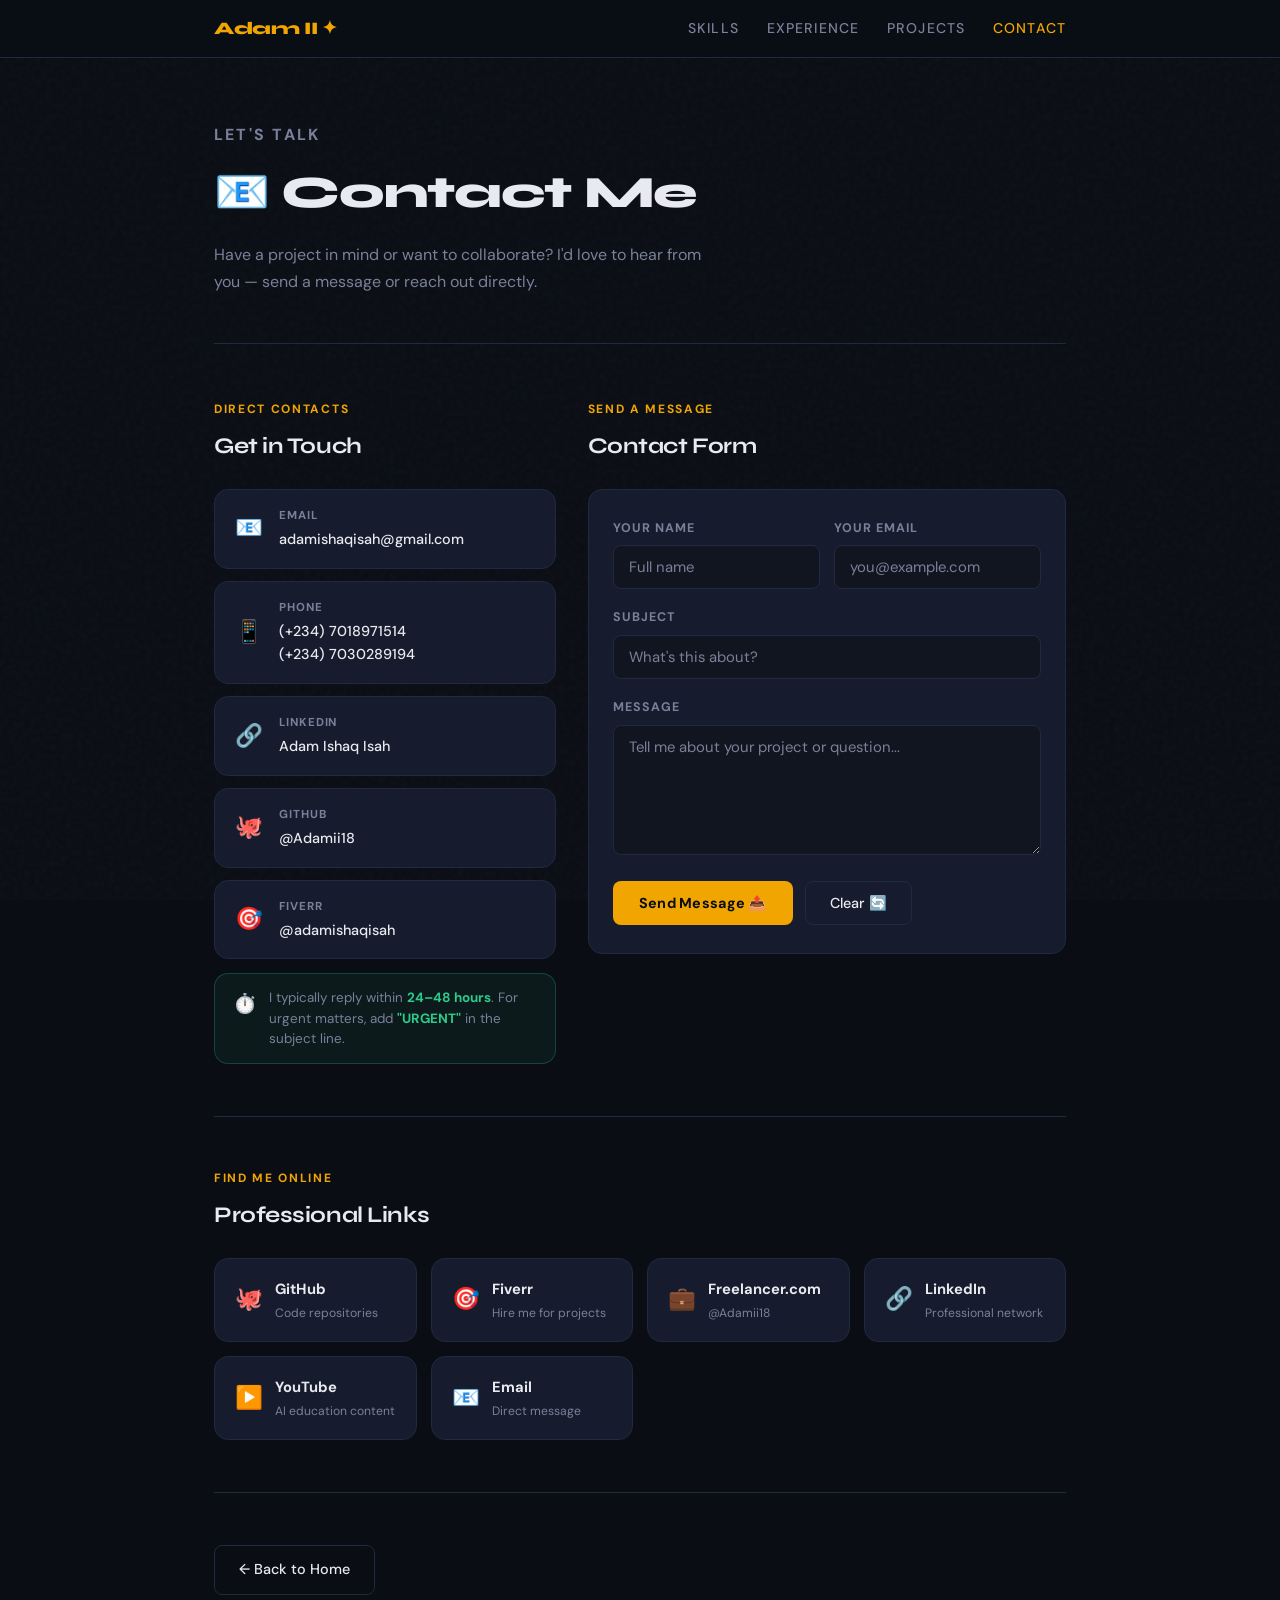
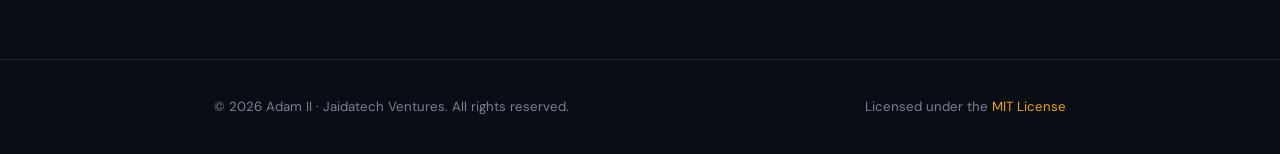
<file: Contact.html>
<!DOCTYPE html>
<html lang="en">
<head>
  <meta charset="utf-8">
  <meta name="viewport" content="width=device-width, initial-scale=1.0">
  <meta name="description" content="Contact Adam II - Get in touch for collaborations and inquiries">
  <meta name="keywords" content="contact, email, networking, jaidatech">
  <meta name="author" content="Adam II">
  <title>Contact Me — Adam II Portfolio</title>
  <link rel="preconnect" href="https://fonts.googleapis.com">
  <link href="https://fonts.googleapis.com/css2?family=Syne:wght@400;600;700;800&family=DM+Sans:wght@300;400;500&display=swap" rel="stylesheet">
  <style>
    :root {
      --bg:        #0a0d14;
      --surface:   #111520;
      --card:      #161c2d;
      --border:    #1f2a40;
      --accent:    #f0a500;
      --accent2:   #e06030;
      --text:      #e8eaf0;
      --muted:     #7a8099;
      --green:     #2dca8c;
      --radius:    14px;
      --font-head: 'Syne', sans-serif;
      --font-body: 'DM Sans', sans-serif;
    }

    *, *::before, *::after { box-sizing: border-box; margin: 0; padding: 0; }
    html { scroll-behavior: smooth; }

    body {
      background: var(--bg);
      color: var(--text);
      font-family: var(--font-body);
      font-size: 16px;
      line-height: 1.65;
      overflow-x: hidden;
    }

    body::before {
      content: '';
      position: fixed;
      inset: 0;
      background-image: url("data:image/svg+xml,%3Csvg viewBox='0 0 200 200' xmlns='http://www.w3.org/2000/svg'%3E%3Cfilter id='n'%3E%3CfeTurbulence type='fractalNoise' baseFrequency='0.85' numOctaves='4' stitchTiles='stitch'/%3E%3C/filter%3E%3Crect width='100%25' height='100%25' filter='url(%23n)' opacity='0.03'/%3E%3C/svg%3E");
      pointer-events: none;
      z-index: 0;
    }

    a { color: var(--accent); text-decoration: none; transition: opacity .2s; }
    a:hover { opacity: .75; }

    .wrapper {
      max-width: 900px;
      margin: 0 auto;
      padding: 0 24px;
      position: relative;
      z-index: 1;
    }

    /* NAV */
    nav {
      position: sticky; top: 0;
      background: rgba(10,13,20,.85);
      backdrop-filter: blur(14px);
      border-bottom: 1px solid var(--border);
      z-index: 100; padding: 14px 0;
    }
    nav .wrapper { display: flex; align-items: center; justify-content: space-between; flex-wrap: wrap; gap: 12px; }
    .nav-brand { font-family: var(--font-head); font-size: 1.1rem; font-weight: 800; letter-spacing: -.02em; color: var(--accent); }
    .nav-links { display: flex; gap: 28px; list-style: none; }
    .nav-links a { color: var(--muted); font-size: .88rem; font-weight: 500; text-transform: uppercase; letter-spacing: .08em; transition: color .2s; }
    .nav-links a:hover, .nav-links a.active { color: var(--accent); }

    /* PAGE HERO */
    .page-hero { padding: 64px 0 48px; border-bottom: 1px solid var(--border); margin-bottom: 56px; }
    .section-label { font-size: .75rem; font-weight: 700; text-transform: uppercase; letter-spacing: .14em; color: var(--accent); margin-bottom: 8px; }
    .page-hero h1 { font-family: var(--font-head); font-size: clamp(2rem, 4vw, 2.8rem); font-weight: 800; letter-spacing: -.03em; margin-bottom: 12px; }
    .page-hero p { color: var(--muted); font-size: 1rem; max-width: 500px; }
    .section-title { font-family: var(--font-head); font-size: 1.4rem; font-weight: 700; letter-spacing: -.02em; margin-bottom: 24px; }
    .divider { height: 1px; background: var(--border); margin: 52px 0; }

    /* CONTACT GRID */
    .contact-grid {
      display: grid;
      grid-template-columns: 1fr 1.4fr;
      gap: 32px;
      align-items: start;
    }
    @media (max-width: 680px) { .contact-grid { grid-template-columns: 1fr; } }

    /* INFO CARDS */
    .info-stack { display: flex; flex-direction: column; gap: 12px; }
    .info-card {
      background: var(--card);
      border: 1px solid var(--border);
      border-radius: var(--radius);
      padding: 16px 20px;
      display: flex;
      align-items: center;
      gap: 16px;
      transition: border-color .25s, transform .25s;
    }
    .info-card:hover { border-color: var(--accent); transform: translateX(4px); }
    .info-icon { font-size: 1.4rem; flex-shrink: 0; }
    .info-label { font-size: .72rem; font-weight: 700; text-transform: uppercase; letter-spacing: .08em; color: var(--muted); margin-bottom: 3px; }
    .info-value { font-size: .9rem; font-weight: 500; color: var(--text); }
    .info-value a { color: var(--text); }
    .info-value a:hover { color: var(--accent); opacity: 1; }

    .response-banner {
      background: rgba(45,202,140,.07);
      border: 1px solid rgba(45,202,140,.25);
      border-radius: var(--radius);
      padding: 14px 18px;
      display: flex;
      align-items: flex-start;
      gap: 12px;
      margin-top: 14px;
    }
    .response-banner span { font-size: 1.2rem; flex-shrink: 0; }
    .response-banner p { font-size: .84rem; color: var(--muted); line-height: 1.5; }
    .response-banner strong { color: var(--green); }

    /* FORM */
    .form-card { background: var(--card); border: 1px solid var(--border); border-radius: var(--radius); padding: 28px 24px; }
    .form-group { margin-bottom: 18px; }
    label { display: block; font-size: .78rem; font-weight: 700; text-transform: uppercase; letter-spacing: .08em; color: var(--muted); margin-bottom: 7px; }
    input[type="text"], input[type="email"], textarea {
      width: 100%;
      background: var(--surface);
      border: 1px solid var(--border);
      border-radius: 8px;
      color: var(--text);
      font-family: var(--font-body);
      font-size: .93rem;
      padding: 11px 15px;
      outline: none;
      transition: border-color .2s, box-shadow .2s;
    }
    input::placeholder, textarea::placeholder { color: var(--muted); }
    input:focus, textarea:focus { border-color: var(--accent); box-shadow: 0 0 0 3px rgba(240,165,0,.12); }
    textarea { resize: vertical; min-height: 130px; }
    .form-row { display: grid; grid-template-columns: 1fr 1fr; gap: 14px; }
    @media (max-width: 500px) { .form-row { grid-template-columns: 1fr; } }
    .form-actions { display: flex; gap: 12px; flex-wrap: wrap; margin-top: 6px; }

    /* BUTTONS */
    .btn-primary { display: inline-block; background: var(--accent); color: #0a0d14; font-family: var(--font-body); font-weight: 700; font-size: .9rem; padding: 12px 26px; border-radius: 8px; border: none; cursor: pointer; transition: transform .2s, box-shadow .2s; letter-spacing: .02em; }
    .btn-primary:hover { transform: translateY(-2px); box-shadow: 0 8px 24px rgba(240,165,0,.35); color: #0a0d14; opacity: 1; }
    .btn-ghost { display: inline-block; border: 1px solid var(--border); color: var(--text); font-family: var(--font-body); font-size: .9rem; font-weight: 500; padding: 12px 24px; border-radius: 8px; transition: border-color .2s, background .2s; cursor: pointer; background: transparent; }
    .btn-ghost:hover { border-color: var(--accent); background: rgba(240,165,0,.06); color: var(--text); opacity: 1; }

    /* PROFESSIONAL LINKS */
    .prof-links { display: grid; grid-template-columns: repeat(auto-fill, minmax(200px, 1fr)); gap: 14px; }
    .prof-link-card { background: var(--card); border: 1px solid var(--border); border-radius: var(--radius); padding: 18px 20px; display: flex; align-items: center; gap: 12px; transition: border-color .25s, transform .25s; color: var(--text); }
    .prof-link-card:hover { border-color: var(--accent); transform: translateY(-3px); color: var(--text); opacity: 1; }
    .prof-link-card .icon { font-size: 1.4rem; }
    .prof-link-card .pl-name { font-weight: 700; font-size: .92rem; margin-bottom: 2px; }
    .prof-link-card .pl-desc { font-size: .76rem; color: var(--muted); }

    /* FOOTER */
    footer { border-top: 1px solid var(--border); padding: 36px 0; margin-top: 64px; color: var(--muted); font-size: .83rem; }
    footer .wrapper { display: flex; justify-content: space-between; flex-wrap: wrap; gap: 10px; }
  </style>
</head>
<body>

  <nav>
    <div class="wrapper">
      <a href="index.html" class="nav-brand">Adam II ✦</a>
      <ul class="nav-links">
        <li><a href="index.html#skills">Skills</a></li>
        <li><a href="index.html#experience">Experience</a></li>
        <li><a href="index.html#projects">Projects</a></li>
        <li><a href="Contact.html" class="active">Contact</a></li>
      </ul>
    </div>
  </nav>

  <div class="wrapper">
    <div class="page-hero">
      <p class="section-label">Let's talk</p>
      <h1>📧 Contact Me</h1>
      <p>Have a project in mind or want to collaborate? I'd love to hear from you — send a message or reach out directly.</p>
    </div>
  </div>

  <main>
    <div class="wrapper">

      <div class="contact-grid">

        <!-- LEFT: Info -->
        <div>
          <p class="section-label">Direct contacts</p>
          <h2 class="section-title">Get in Touch</h2>
          <div class="info-stack">

            <div class="info-card">
              <div class="info-icon">📧</div>
              <div>
                <div class="info-label">Email</div>
                <div class="info-value"><a href="mailto:adamishaqisah@gmail.com">adamishaqisah@gmail.com</a></div>
              </div>
            </div>

            <div class="info-card">
              <div class="info-icon">📱</div>
              <div>
                <div class="info-label">Phone</div>
                <div class="info-value">
                  <a href="tel:+2347018971514">(+234) 7018971514</a><br>
                  <a href="tel:+2347030289194">(+234) 7030289194</a>
                </div>
              </div>
            </div>

            <div class="info-card">
              <div class="info-icon">🔗</div>
              <div>
                <div class="info-label">LinkedIn</div>
                <div class="info-value"><a href="https://www.linkedin.com/in/adam-ishaq-isah-11b4952a0" target="_blank">Adam Ishaq Isah</a></div>
              </div>
            </div>

            <div class="info-card">
              <div class="info-icon">🐙</div>
              <div>
                <div class="info-label">GitHub</div>
                <div class="info-value"><a href="https://github.com/Adamii18" target="_blank">@Adamii18</a></div>
              </div>
            </div>

            <div class="info-card">
              <div class="info-icon">🎯</div>
              <div>
                <div class="info-label">Fiverr</div>
                <div class="info-value"><a href="https://fiverr.com/adamishaqisah" target="_blank">@adamishaqisah</a></div>
              </div>
            </div>

          </div>

          <div class="response-banner">
            <span>⏱️</span>
            <p>I typically reply within <strong>24–48 hours</strong>. For urgent matters, add <strong>"URGENT"</strong> in the subject line.</p>
          </div>
        </div>

        <!-- RIGHT: Form -->
        <div>
          <p class="section-label">Send a message</p>
          <h2 class="section-title">Contact Form</h2>
          <div class="form-card">
            <form action="https://formspree.io/f/mnjldeol" method="POST">

              <div class="form-row">
                <div class="form-group">
                  <label for="name">Your Name</label>
                  <input type="text" id="name" name="name" placeholder="Full name" required>
                </div>
                <div class="form-group">
                  <label for="email">Your Email</label>
                  <input type="email" id="email" name="email" placeholder="you@example.com" required>
                </div>
              </div>

              <div class="form-group">
                <label for="subject">Subject</label>
                <input type="text" id="subject" name="subject" placeholder="What's this about?" required>
              </div>

              <div class="form-group">
                <label for="message">Message</label>
                <textarea id="message" name="message" placeholder="Tell me about your project or question..." required></textarea>
              </div>

              <div class="form-actions">
                <button type="submit" class="btn-primary">Send Message 📤</button>
                <button type="reset" class="btn-ghost">Clear 🔄</button>
              </div>

            </form>
          </div>
        </div>

      </div>

      <!-- PROFESSIONAL LINKS -->
      <div class="divider"></div>
      <p class="section-label">Find me online</p>
      <h2 class="section-title">Professional Links</h2>
      <div class="prof-links">
        <a href="https://github.com/Adamii18" target="_blank" class="prof-link-card">
          <div class="icon">🐙</div><div><div class="pl-name">GitHub</div><div class="pl-desc">Code repositories</div></div>
        </a>
        <a href="https://fiverr.com/adamishaqisah" target="_blank" class="prof-link-card">
          <div class="icon">🎯</div><div><div class="pl-name">Fiverr</div><div class="pl-desc">Hire me for projects</div></div>
        </a>
        <a href="https://freelancer.com/u/Adamii18" target="_blank" class="prof-link-card">
          <div class="icon">💼</div><div><div class="pl-name">Freelancer.com</div><div class="pl-desc">@Adamii18</div></div>
        </a>
        <a href="https://www.linkedin.com/in/adam-ishaq-isah-11b4952a0" target="_blank" class="prof-link-card">
          <div class="icon">🔗</div><div><div class="pl-name">LinkedIn</div><div class="pl-desc">Professional network</div></div>
        </a>
        <a href="https://youtube.com/@adamishaqisah" target="_blank" class="prof-link-card">
          <div class="icon">▶️</div><div><div class="pl-name">YouTube</div><div class="pl-desc">AI education content</div></div>
        </a>
        <a href="mailto:adamishaqisah@gmail.com" class="prof-link-card">
          <div class="icon">📧</div><div><div class="pl-name">Email</div><div class="pl-desc">Direct message</div></div>
        </a>
      </div>

      <div class="divider"></div>
      <a href="index.html" class="btn-ghost">← Back to Home</a>

    </div>
  </main>

  <footer>
    <div class="wrapper">
      <span>© 2026 Adam II · Jaidatech Ventures. All rights reserved.</span>
      <span>Licensed under the <a href="LICENSE">MIT License</a></span>
    </div>
  </footer>

</body>
</html>
</file>
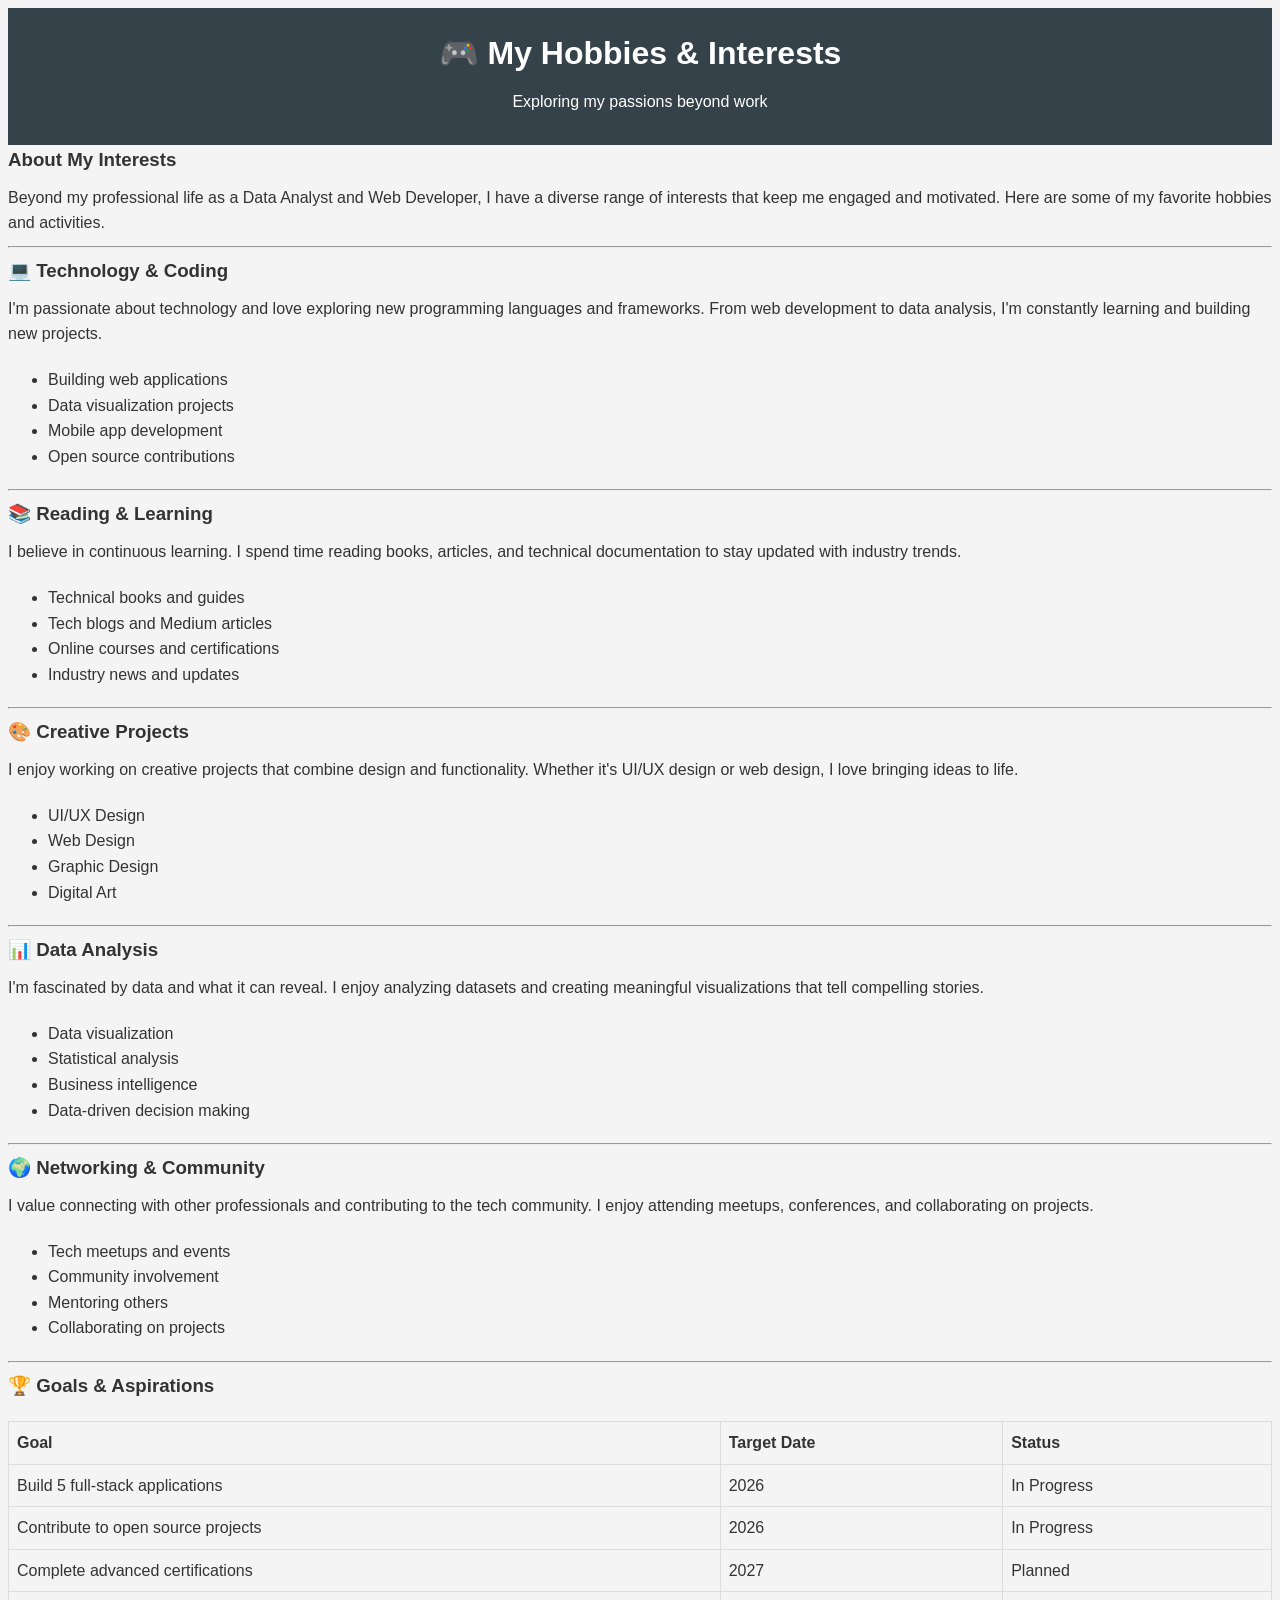
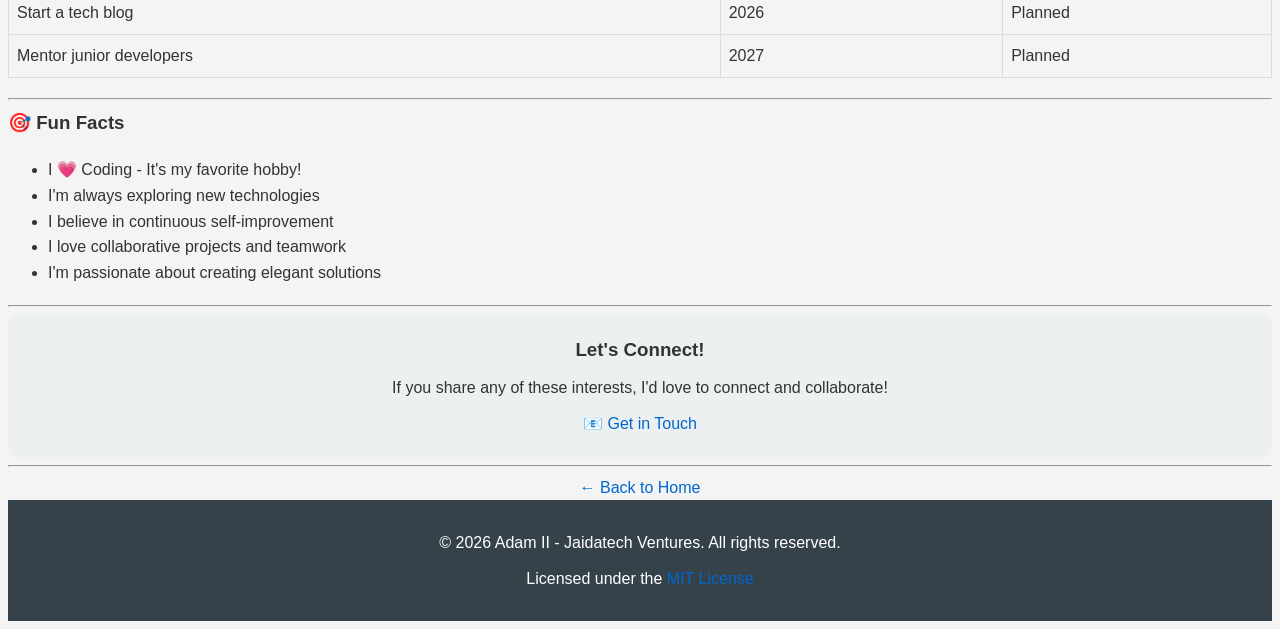
<file: Hobbies.html>
<!DOCTYPE html>
<html lang="en">
    <head>
        <meta charset="utf-8">
        <meta name="viewport" content="width=device-width, initial-scale=1.0">
        <meta name="description" content="Adam II's Hobbies and Interests - Personal passion projects and activities">
        <meta name="keywords" content="hobbies, interests, personal, passions, jaidatech">
        <meta name="author" content="Adam II">
        <title>My Hobbies - Adam II Portfolio</title>
        <link rel="stylesheet" href="styles.css">
    </head>
    <body>
        <header>
            <h1>🎮 My Hobbies & Interests</h1>
            <p>Exploring my passions beyond work</p>
        </header>

        <main>
            <section>
                <h3>About My Interests</h3>
                <p>Beyond my professional life as a Data Analyst and Web Developer, I have a diverse range of interests that keep me engaged and motivated. Here are some of my favorite hobbies and activities.</p>
            </section>

            <hr>

            <section>
                <h3>💻 Technology & Coding</h3>
                <p>I'm passionate about technology and love exploring new programming languages and frameworks. From web development to data analysis, I'm constantly learning and building new projects.</p>
                <ul>
                    <li>Building web applications</li>
                    <li>Data visualization projects</li>
                    <li>Mobile app development</li>
                    <li>Open source contributions</li>
                </ul>
            </section>

            <hr>

            <section>
                <h3>📚 Reading & Learning</h3>
                <p>I believe in continuous learning. I spend time reading books, articles, and technical documentation to stay updated with industry trends.</p>
                <ul>
                    <li>Technical books and guides</li>
                    <li>Tech blogs and Medium articles</li>
                    <li>Online courses and certifications</li>
                    <li>Industry news and updates</li>
                </ul>
            </section>

            <hr>

            <section>
                <h3>🎨 Creative Projects</h3>
                <p>I enjoy working on creative projects that combine design and functionality. Whether it's UI/UX design or web design, I love bringing ideas to life.</p>
                <ul>
                    <li>UI/UX Design</li>
                    <li>Web Design</li>
                    <li>Graphic Design</li>
                    <li>Digital Art</li>
                </ul>
            </section>

            <hr>

            <section>
                <h3>📊 Data Analysis</h3>
                <p>I'm fascinated by data and what it can reveal. I enjoy analyzing datasets and creating meaningful visualizations that tell compelling stories.</p>
                <ul>
                    <li>Data visualization</li>
                    <li>Statistical analysis</li>
                    <li>Business intelligence</li>
                    <li>Data-driven decision making</li>
                </ul>
            </section>

            <hr>

            <section>
                <h3>🌍 Networking & Community</h3>
                <p>I value connecting with other professionals and contributing to the tech community. I enjoy attending meetups, conferences, and collaborating on projects.</p>
                <ul>
                    <li>Tech meetups and events</li>
                    <li>Community involvement</li>
                    <li>Mentoring others</li>
                    <li>Collaborating on projects</li>
                </ul>
            </section>

            <hr>

            <section>
                <h3>🏆 Goals & Aspirations</h3>
                <table>
                    <thead>
                        <tr>
                            <th>Goal</th>
                            <th>Target Date</th>
                            <th>Status</th>
                        </tr>
                    </thead>
                    <tbody>
                        <tr>
                            <td>Build 5 full-stack applications</td>
                            <td>2026</td>
                            <td>In Progress</td>
                        </tr>
                        <tr>
                            <td>Contribute to open source projects</td>
                            <td>2026</td>
                            <td>In Progress</td>
                        </tr>
                        <tr>
                            <td>Complete advanced certifications</td>
                            <td>2027</td>
                            <td>Planned</td>
                        </tr>
                        <tr>
                            <td>Start a tech blog</td>
                            <td>2026</td>
                            <td>Planned</td>
                        </tr>
                        <tr>
                            <td>Mentor junior developers</td>
                            <td>2027</td>
                            <td>Planned</td>
                        </tr>
                    </tbody>
                </table>
            </section>

            <hr>

            <section>
                <h3>🎯 Fun Facts</h3>
                <ul>
                    <li>I 💗 Coding - It's my favorite hobby!</li>
                    <li>I'm always exploring new technologies</li>
                    <li>I believe in continuous self-improvement</li>
                    <li>I love collaborative projects and teamwork</li>
                    <li>I'm passionate about creating elegant solutions</li>
                </ul>
            </section>

            <hr>

            <section style="text-align: center; background-color: #ecf0f1; padding: 20px; border-radius: 8px;">
                <h3>Let's Connect!</h3>
                <p>If you share any of these interests, I'd love to connect and collaborate!</p>
                <a href="Contact.html" class="btn">📧 Get in Touch</a>
            </section>

            <hr>

            <section style="text-align: center;">
                <a href="index.html" class="btn">← Back to Home</a>
            </section>
        </main>

        <footer>
            <p>&copy; 2026 Adam II - Jaidatech Ventures. All rights reserved.</p>
            <p>Licensed under the <a href="LICENSE">MIT License</a></p>
        </footer>
    </body>
</html>
</file>
<file: styles.css>
.container {
    max-width: 1200px;
    margin: 0 auto;
    padding: 0 20px;
}

body {
    font-family: 'Arial', sans-serif;
    line-height: 1.6;
    color: #333;
    background-color: #f4f4f4;
}

header {
    background: #35424a;
    color: #ffffff;
    padding: 20px 0;
    text-align: center;
}

h1, h2, h3 {
    margin: 0;
}

p {
    margin: 10px 0;
}

a {
    color: #0066cc;
    text-decoration: none;
}

a:hover {
    text-decoration: underline;
}

.profile {
    background: #ffffff;
    padding: 20px;
    border-radius: 5px;
    box-shadow: 0 2px 5px rgba(0,0,0,0.1);
}

table {
    width: 100%;
    border-collapse: collapse;
    margin: 20px 0;
}

table, th, td {
    border: 1px solid #dddddd;
}

th, td {
    padding: 8px;
    text-align: left;
}

ul, ol {
    margin: 20px 0;
} 

button {
    background-color: #0066cc;
    color: white;
    border: none;
    padding: 10px 20px;
    text-align: center;
    text-decoration: none;
    display: inline-block;
    font-size: 16px;
    margin: 4px 2px;
    cursor: pointer;
    border-radius: 5px;
}

@media (max-width: 768px) {
    .container {
        padding: 0 10px;
    }
    header {
        font-size: 18px;
    }
}

footer {
    text-align: center;
    padding: 20px 0;
    background: #35424a;
    color: #ffffff;
    position: relative;
    bottom: 0;
    width: 100%;
}
</file>
